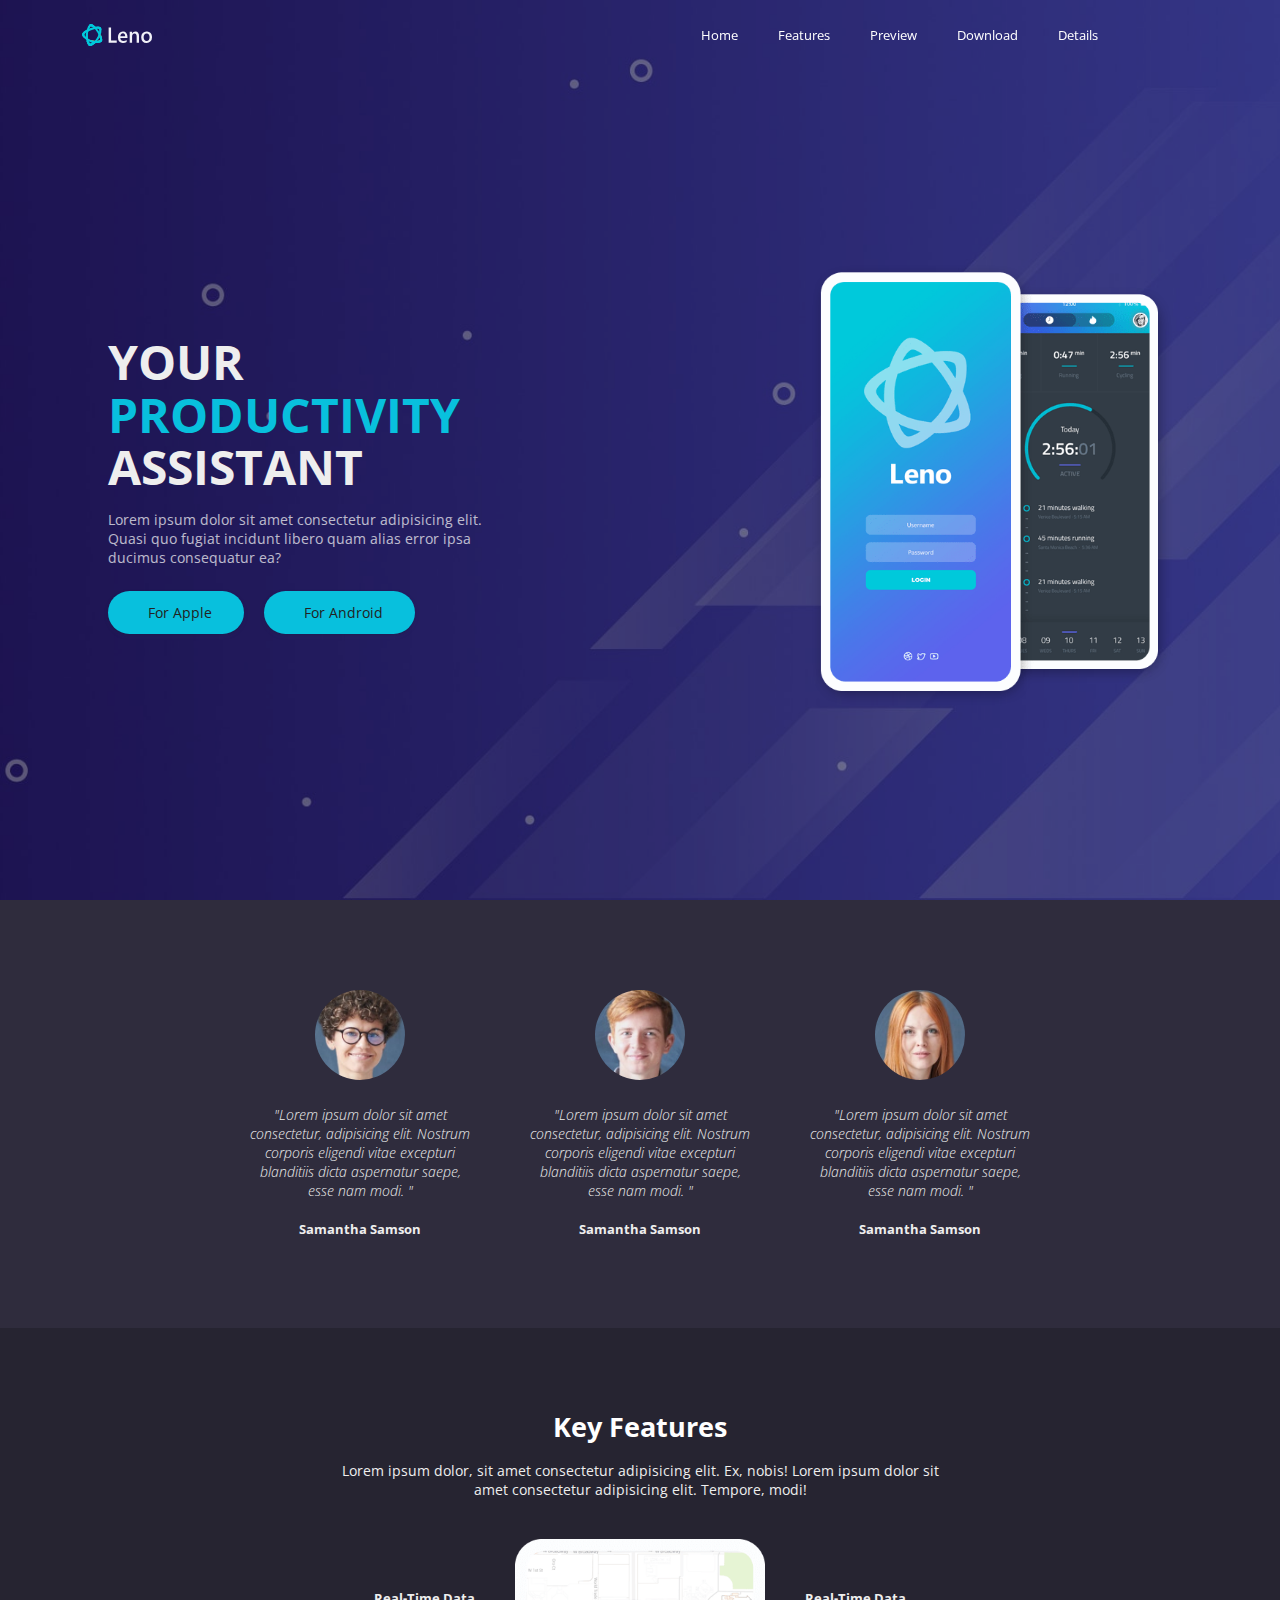
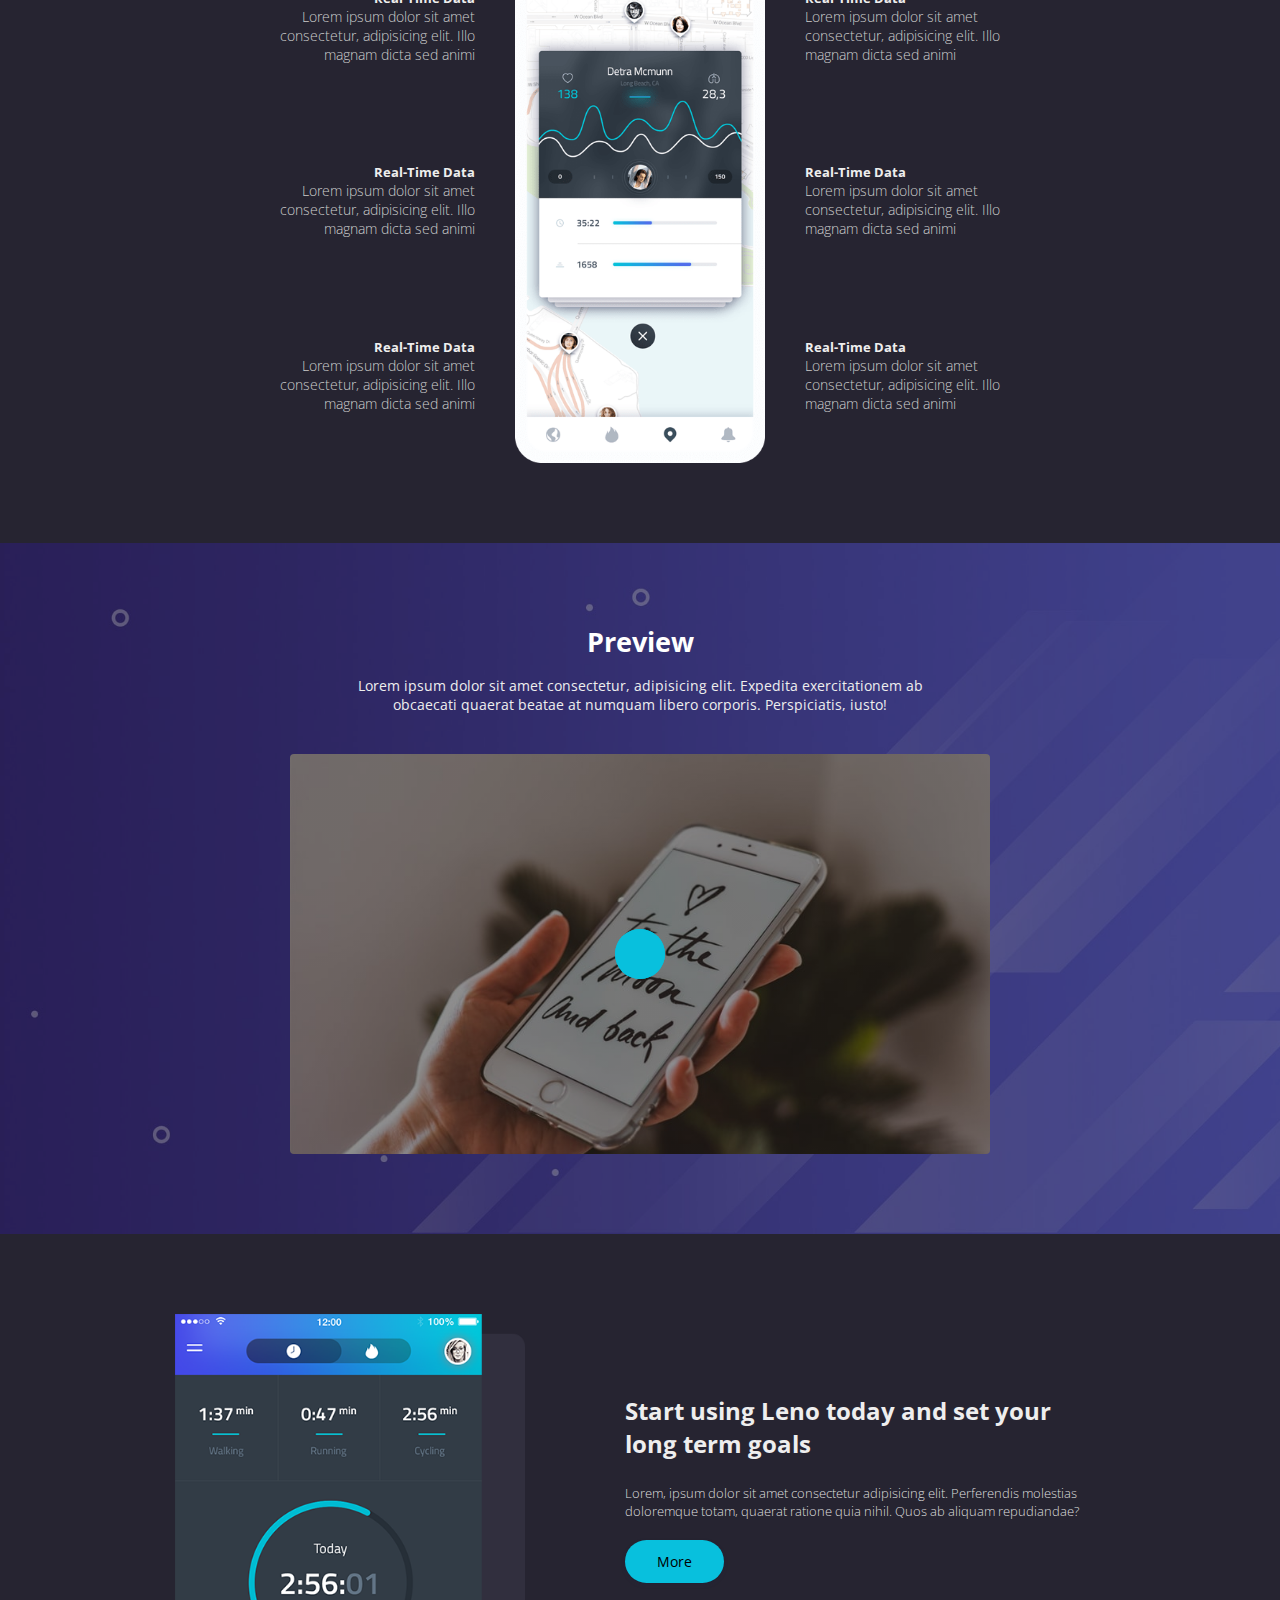
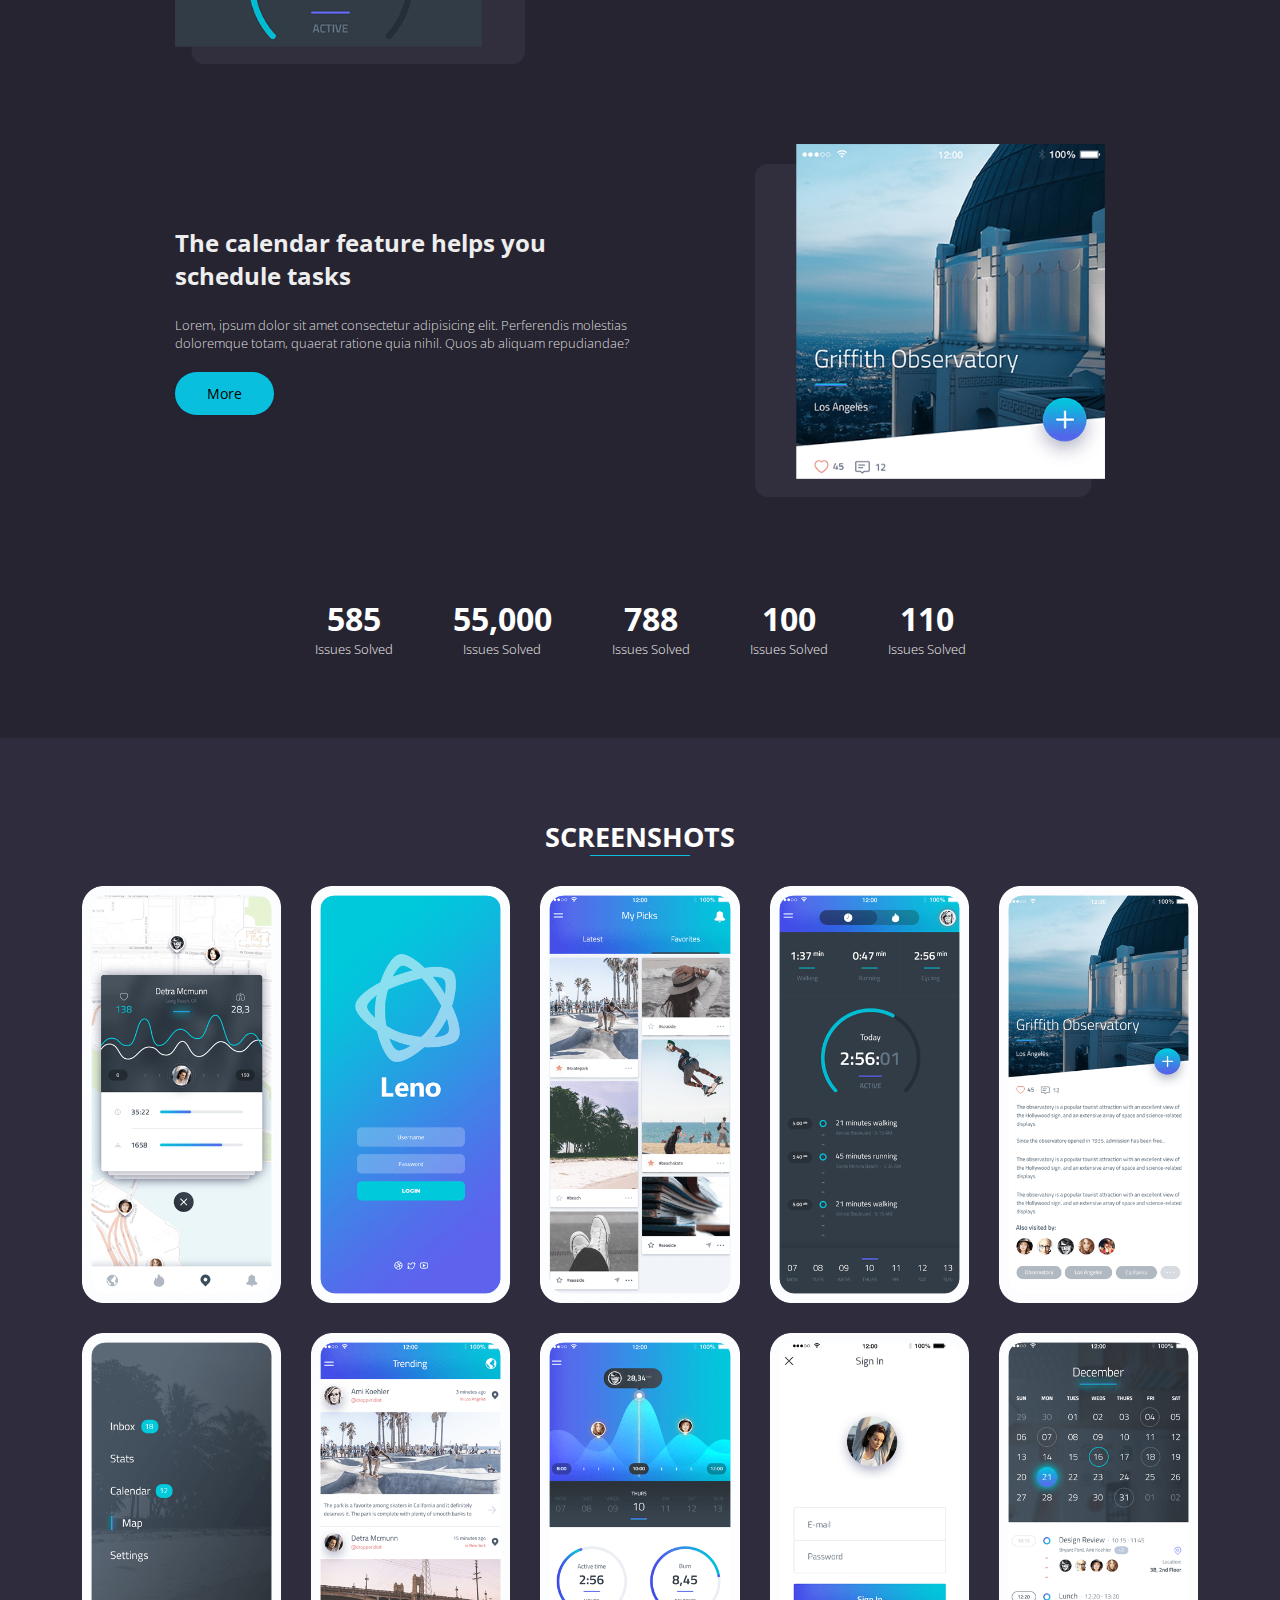
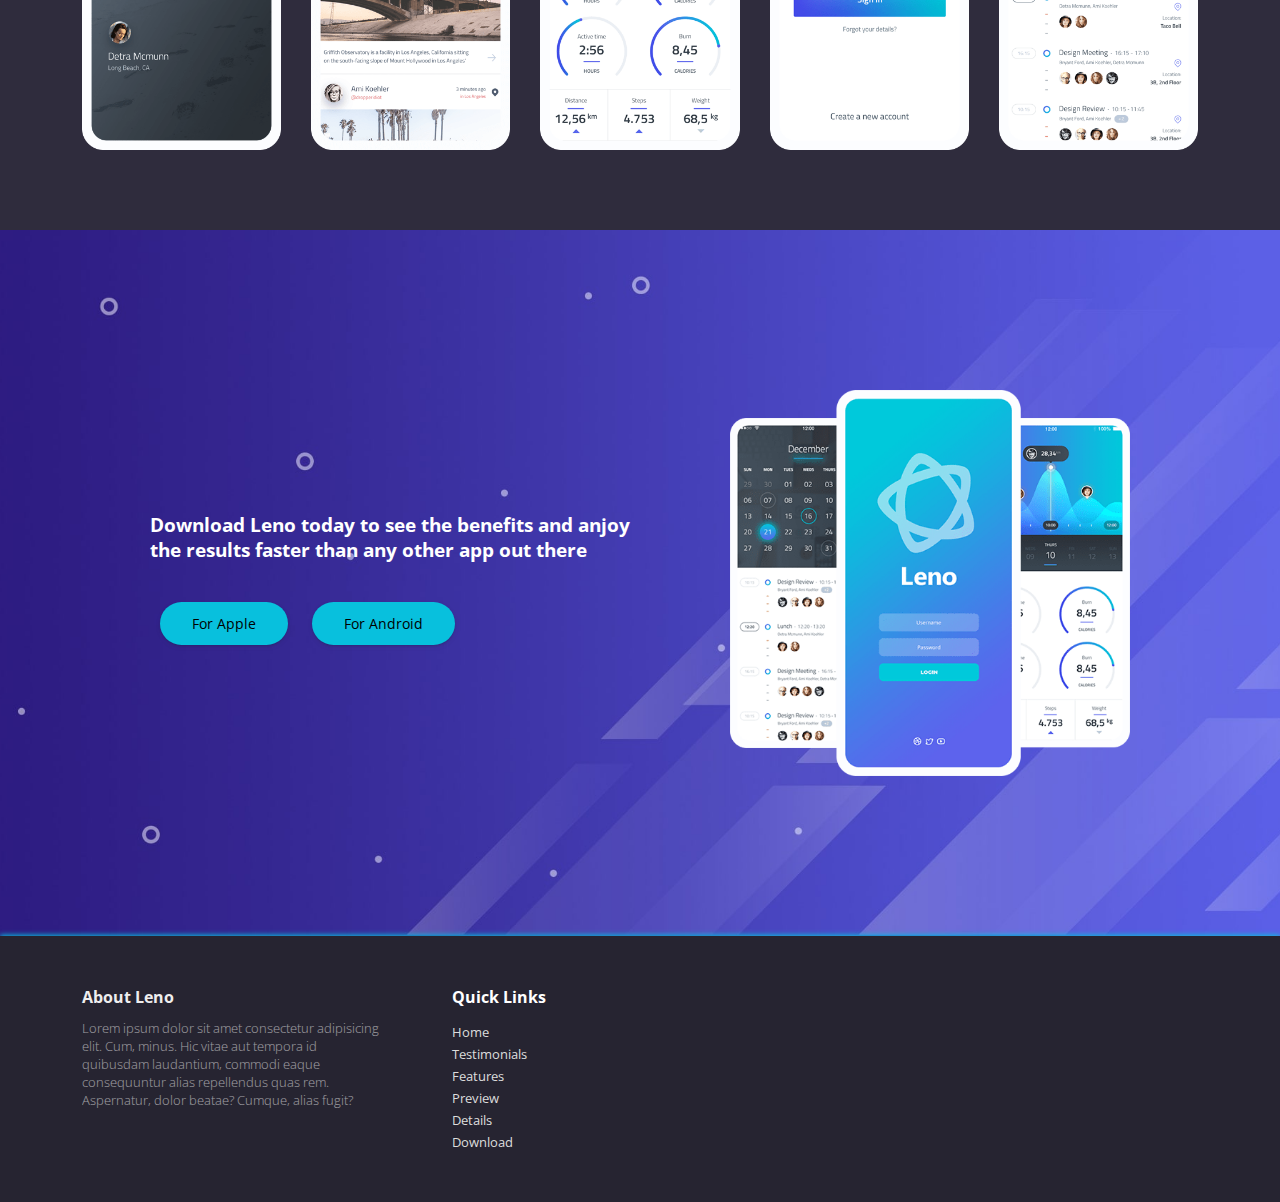
<file: index.html>
<!DOCTYPE html>
<html lang="en">
  <head>
    <meta charset="UTF-8" />
    <meta name="viewport" content="width=device-width, initial-scale=1.0" />
    <link rel="preconnect" href="https://fonts.googleapis.com" />
    <link rel="preconnect" href="https://fonts.gstatic.com" crossorigin />
    <link
      href="https://fonts.googleapis.com/css2?family=Open+Sans:ital,wght@0,300..800;1,300..800&display=swap"
      rel="stylesheet"
    />
    <link
      rel="stylesheet"
      href="https://cdnjs.cloudflare.com/ajax/libs/font-awesome/6.5.2/css/all.min.css"
      integrity="sha512-SnH5WK+bZxgPHs44uWIX+LLJAJ9/2PkPKZ5QiAj6Ta86w+fsb2TkcmfRyVX3pBnMFcV7oQPJkl9QevSCWr3W6A=="
      crossorigin="anonymous"
      referrerpolicy="no-referrer"
    />
    <link rel="stylesheet" href="./css/styles.css" />
    <link rel="stylesheet" href="./css/components.css" />
    <link rel="stylesheet" href="./css/home.css" />
    <link rel="icon" href="./images/favicon.png" />
    <title>Leno App | Health & Productivity</title>
  </head>
  <body id="home">
    <header>
      <div class="top-bar header-independent" id="navbar">
        <div class="container">
          <img src="./images/logo.svg" alt="Logo" class="logo" />
          <nav class="main-nav">
            <ul>
              <li><a href="#home">Home</a></li>
              <li><a href="#takeaways">Features</a></li>
              <li><a href="#preview">Preview</a></li>
              <li><a href="#download">Download</a></li>
              <li><a href="./details.html">Details</a></li>
              <li>
                <a href=""><i class="fab fa-facebook"></i></a>
              </li>
              <li>
                <a href=""><i class="fab fa-twitter"></i></a>
              </li>
            </ul>
          </nav>
          <button id="hamburger"><i class="fa-solid fa-bars"></i></button>
        </div>
      </div>
      <div class="showcase">
        <div class="container">
          <article>
            <h1>your <span>productivity</span> assistant</h1>
            <p class="text-xs">
              Lorem ipsum dolor sit amet consectetur adipisicing elit. Quasi quo
              fugiat incidunt libero quam alias error ipsa ducimus consequatur
              ea?
            </p>
            <div class="buttons">
              <a href="" class="btn bg-primary-accent border-x-rounded"
                ><i class="fa-brands fa-apple"></i> For Apple</a
              >
              <a href="" class="btn bg-primary-accent border-x-rounded"
                ><i class="fa-brands fa-android"></i> For Android</a
              >
            </div>
          </article>
          <img
            src="./images/header-smartphones.png"
            alt="Header Smartphone Preview"
          />
        </div>
      </div>
    </header>
    <main>
      <section id="testimonials" class="sec">
        <div class="container">
          <div class="item">
            <img src="./images/testimonial-1.jpg" alt="" />
            <div>
              <p class="text-xs">
                "Lorem ipsum dolor sit amet consectetur, adipisicing elit.
                Nostrum corporis eligendi vitae excepturi blanditiis dicta
                aspernatur saepe, esse nam modi. "
              </p>
              <h5>Samantha Samson</h5>
            </div>
          </div>
          <div class="item">
            <img src="./images/testimonial-2.jpg" alt="" />
            <div>
              <p class="text-xs">
                "Lorem ipsum dolor sit amet consectetur, adipisicing elit.
                Nostrum corporis eligendi vitae excepturi blanditiis dicta
                aspernatur saepe, esse nam modi. "
              </p>
              <h5>Samantha Samson</h5>
            </div>
          </div>
          <div class="item">
            <img src="./images/testimonial-3.jpg" alt="" />
            <div>
              <p class="text-xs">
                "Lorem ipsum dolor sit amet consectetur, adipisicing elit.
                Nostrum corporis eligendi vitae excepturi blanditiis dicta
                aspernatur saepe, esse nam modi. "
              </p>
              <h5>Samantha Samson</h5>
            </div>
          </div>
        </div>
      </section>
      <section class="sec" id="takeaways">
        <div class="container">
          <h2>Key Features</h2>
          <p class="headerline">
            Lorem ipsum dolor, sit amet consectetur adipisicing elit. Ex, nobis!
            Lorem ipsum dolor sit amet consectetur adipisicing elit. Tempore,
            modi!
          </p>
          <div class="artboard">
            <img src="./images/features-smartphone-1.png" alt="Smart app" />
            <div class="tk">
              <div>
                <h5>Real-Time Data</h5>
                <p>
                  Lorem ipsum dolor sit amet consectetur, adipisicing elit. Illo
                  magnam dicta sed animi
                </p>
              </div>
              <i class="fa-solid fa-rocket"></i>
            </div>
            <div class="tk">
              <div>
                <h5>Real-Time Data</h5>
                <p>
                  Lorem ipsum dolor sit amet consectetur, adipisicing elit. Illo
                  magnam dicta sed animi
                </p>
              </div>
              <i class="fa-solid fa-calendar"></i>
            </div>
            <div class="tk">
              <div>
                <h5>Real-Time Data</h5>
                <p>
                  Lorem ipsum dolor sit amet consectetur, adipisicing elit. Illo
                  magnam dicta sed animi
                </p>
              </div>
              <i class="fa-solid fa-code"></i>
            </div>
            <div class="tk">
              <div>
                <h5>Real-Time Data</h5>
                <p>
                  Lorem ipsum dolor sit amet consectetur, adipisicing elit. Illo
                  magnam dicta sed animi
                </p>
              </div>
              <i class="fa-solid fa-book"></i>
            </div>
            <div class="tk">
              <div>
                <h5>Real-Time Data</h5>
                <p>
                  Lorem ipsum dolor sit amet consectetur, adipisicing elit. Illo
                  magnam dicta sed animi
                </p>
              </div>
              <i class="fa-solid fa-gem"></i>
            </div>
            <div class="tk">
              <div>
                <h5>Real-Time Data</h5>
                <p>
                  Lorem ipsum dolor sit amet consectetur, adipisicing elit. Illo
                  magnam dicta sed animi
                </p>
              </div>
              <i class="fa-solid fa-box"></i>
            </div>
          </div>
        </div>
      </section>
      <section class="sec" id="preview">
        <div class="img"></div>
        <div class="container items">
          <h2>Preview</h2>
          <p class="headerline">
            Lorem ipsum dolor sit amet consectetur, adipisicing elit. Expedita
            exercitationem ab obcaecati quaerat beatae at numquam libero
            corporis. Perspiciatis, iusto!
          </p>

          <div class="video-card">
            <button><i class="fa-solid fa-play"></i></button>
          </div>
        </div>
      </section>
      <section id="details">
        <div class="container">
          <div class="flex-image-article">
            <img src="./images/details-1.png" alt="Details 1" />
            <article>
              <h2>Start using Leno today and set your long term goals</h2>
              <p>
                Lorem, ipsum dolor sit amet consectetur adipisicing elit.
                Perferendis molestias doloremque totam, quaerat ratione quia
                nihil. Quos ab aliquam repudiandae?
              </p>
              <a href="" class="btn bg-primary-accent">More</a>
            </article>
          </div>
          <div class="flex-image-article reversed">
            <img src="./images/details-2.png" alt="Details 2" />
            <article>
              <h2>The calendar feature helps you schedule tasks</h2>
              <p>
                Lorem, ipsum dolor sit amet consectetur adipisicing elit.
                Perferendis molestias doloremque totam, quaerat ratione quia
                nihil. Quos ab aliquam repudiandae?
              </p>
              <a href="" class="btn bg-primary-accent">More</a>
            </article>
          </div>
          <div class="stats">
            <div class="s-item">
              <i class="fa-solid fa-code"></i>
              <h3>585</h3>
              <p>Issues Solved</p>
            </div>
            <div class="s-item">
              <i class="fa-solid fa-users"></i>
              <h3>55,000</h3>
              <p>Issues Solved</p>
            </div>
            <div class="s-item">
              <i class="fa-solid fa-comments"></i>
              <h3>788</h3>
              <p>Issues Solved</p>
            </div>
            <div class="s-item">
              <i class="fa-solid fa-rocket"></i>
              <h3>100</h3>
              <p>Issues Solved</p>
            </div>
            <div class="s-item">
              <i class="fa-solid fa-pen-nib"></i>
              <h3>110</h3>
              <p>Issues Solved</p>
            </div>
          </div>
        </div>
      </section>
      <section class="sec" id="screenshots">
        <div class="container">
          <h2>SCREENSHOTS</h2>
          <div class="bar"></div>
          <div class="shots">
            <img src="./images/screenshot-1.png" alt="" />
            <img src="./images/screenshot-2.png" alt="" />
            <img src="./images/screenshot-3.png" alt="" />
            <img src="./images/screenshot-4.png" alt="" />
            <img src="./images/screenshot-5.png" alt="" />
            <img src="./images/screenshot-6.png" alt="" />
            <img src="./images/screenshot-7.png" alt="" />
            <img src="./images/screenshot-8.png" alt="" />
            <img src="./images/screenshot-9.png" alt="" />
            <img src="./images/screenshot-10.png" alt="" />
          </div>
        </div>
      </section>
      <section class="sec" id="download">
        <div class="container">
          <div class="flex-image-article reversed">
            <img src="./images/download.png" alt="" />
            <article>
              <h3>
                Download Leno today to see the benefits and anjoy the results
                faster than any other app out there
              </h3>
              <div class="buttons">
                <a href="" class="btn bg-primary-accent border-x-rounded"
                  ><i class="fa-brands fa-apple"></i> For Apple</a
                >
                <a href="" class="btn bg-primary-accent border-x-rounded"
                  ><i class="fa-brands fa-android"></i> For Android</a
                >
              </div>
            </article>
          </div>
        </div>
      </section>
    </main>
    <footer>
      <div class="container">
        <div class="about">
          <h3>About Leno</h3>
          <p>
            Lorem ipsum dolor sit amet consectetur adipisicing elit. Cum, minus.
            Hic vitae aut tempora id quibusdam laudantium, commodi eaque
            consequuntur alias repellendus quas rem. Aspernatur, dolor beatae?
            Cumque, alias fugit?
          </p>
        </div>
        <div class="links">
          <h3>Quick Links</h3>
          <ul>
            <li><a href="">Home</a></li>
            <li><a href="">Testimonials</a></li>
            <li><a href="">Features</a></li>
            <li><a href="">Preview</a></li>
            <li><a href="">Details</a></li>
            <li><a href="">Download</a></li>
          </ul>
        </div>
        <ul class="social">
          <li>
            <a href=""><i class="fa-brands fa-facebook"></i></a>
          </li>
          <li>
            <a href=""><i class="fa-brands fa-twitter"></i></a>
          </li>
          <li>
            <a href=""><i class="fa-brands fa-instagram"></i></a>
          </li>
          <li>
            <a href=""><i class="fa-brands fa-linkedin"></i></a>
          </li>
        </ul>
      </div>
    </footer>
    <script src="./js/script.js"></script>
  </body>
</html>
</file>
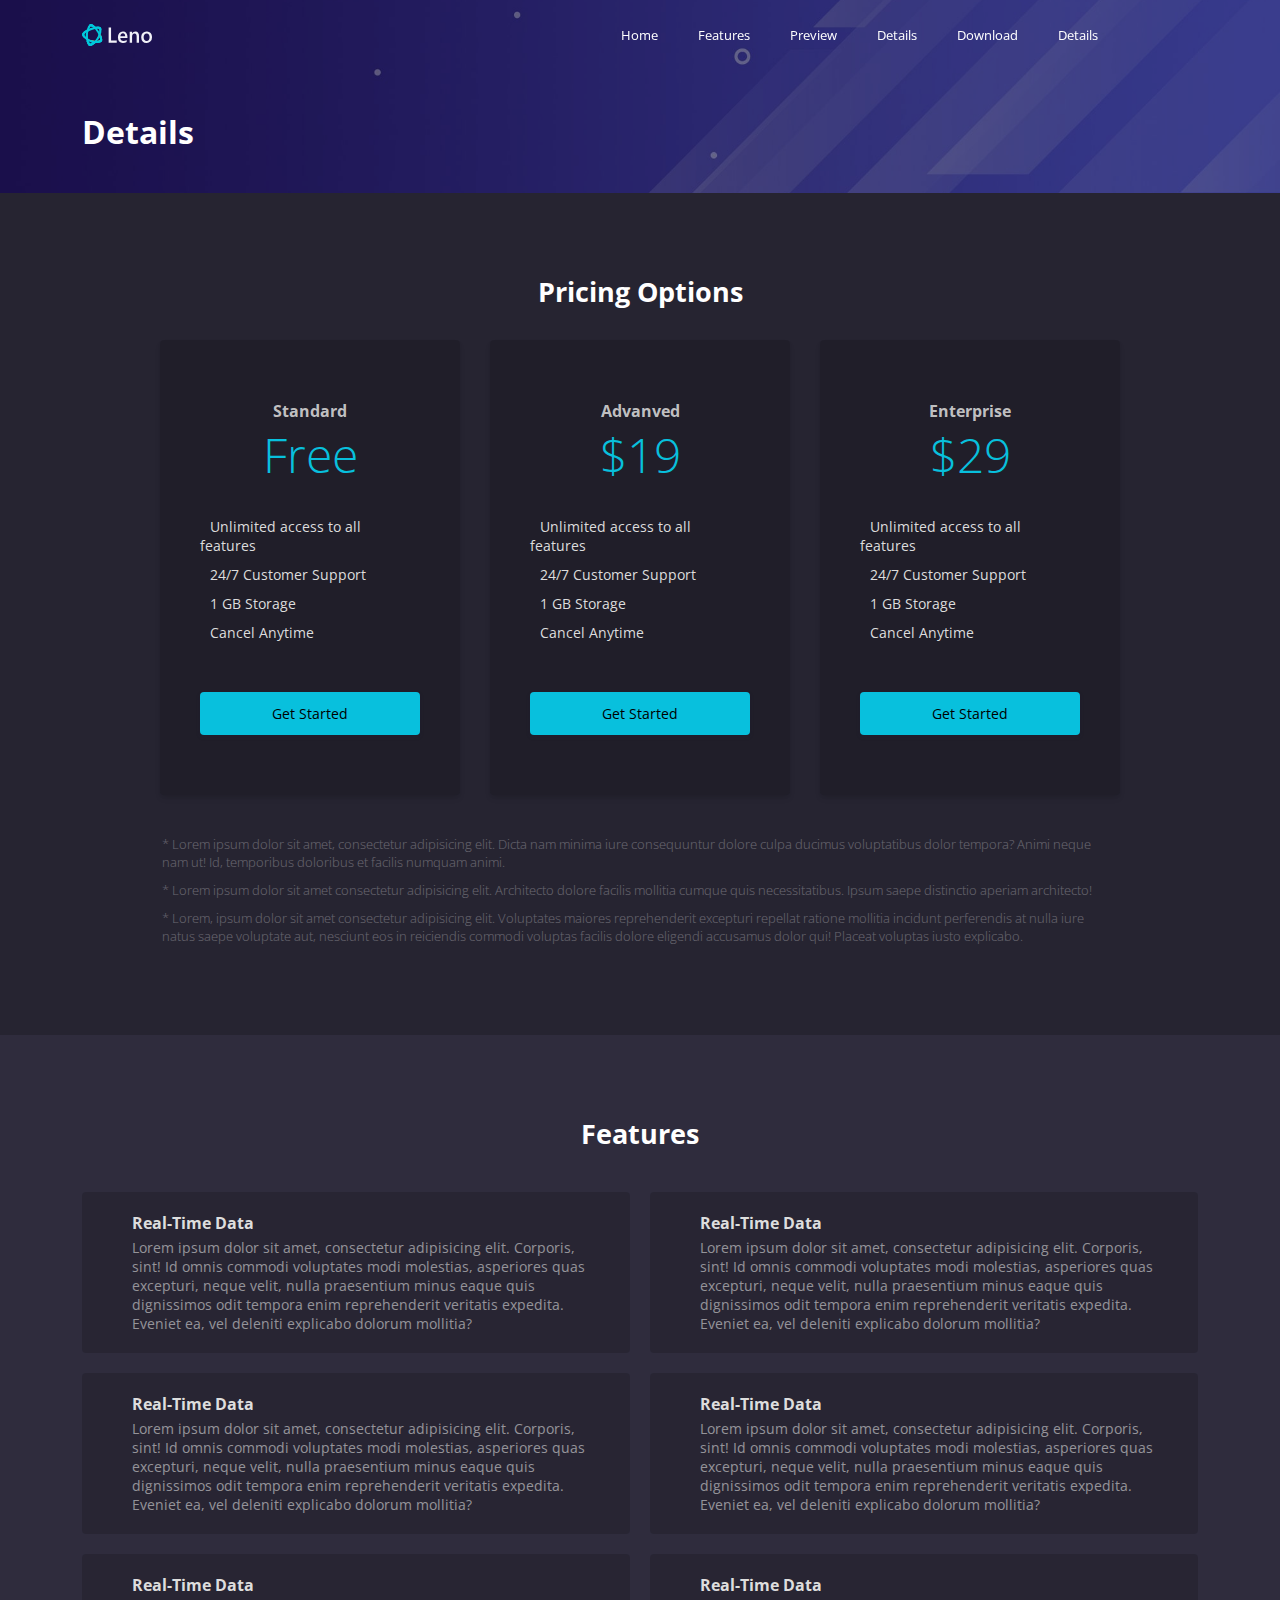
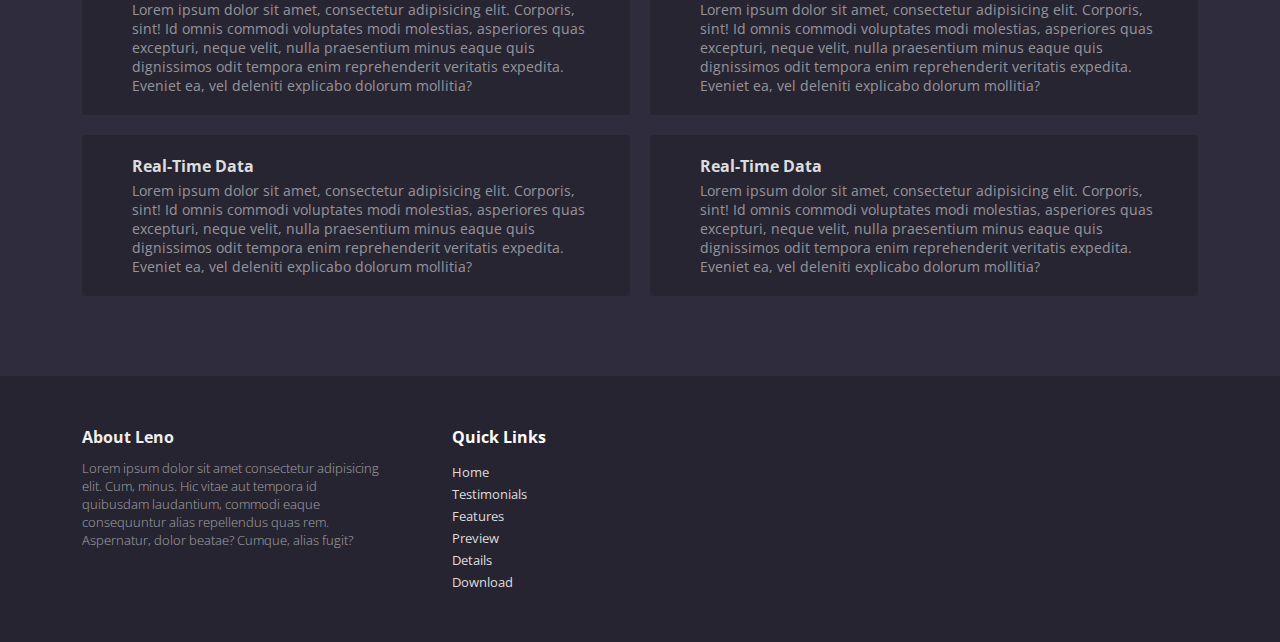
<file: details.html>
<!DOCTYPE html>
<html lang="en">
  <head>
    <meta charset="UTF-8" />
    <meta name="viewport" content="width=device-width, initial-scale=1.0" />
    <link rel="preconnect" href="https://fonts.googleapis.com" />
    <link rel="preconnect" href="https://fonts.gstatic.com" crossorigin />
    <link
      href="https://fonts.googleapis.com/css2?family=Open+Sans:ital,wght@0,300..800;1,300..800&display=swap"
      rel="stylesheet"
    />
    <link
      rel="stylesheet"
      href="https://cdnjs.cloudflare.com/ajax/libs/font-awesome/6.5.2/css/all.min.css"
      integrity="sha512-SnH5WK+bZxgPHs44uWIX+LLJAJ9/2PkPKZ5QiAj6Ta86w+fsb2TkcmfRyVX3pBnMFcV7oQPJkl9QevSCWr3W6A=="
      crossorigin="anonymous"
      referrerpolicy="no-referrer"
    />
    <link rel="stylesheet" href="./css/styles.css" />
    <link rel="stylesheet" href="./css/components.css" />
    <link rel="stylesheet" href="./css/details.css" />

    <link rel="icon" href="./images/favicon.png" />
    <title>Leno App | Health & Productivity</title>
  </head>
  <body>
    <header>
      <div class="top-bar header-independent" id="navbar">
        <div class="container">
          <img src="./images/logo.svg" alt="Logo" class="logo" />
          <nav class="main-nav">
            <ul>
              <li><a href="./index.html#home">Home</a></li>
              <li><a href="./index.html#takeaways">Features</a></li>
              <li><a href="./index.html#preview">Preview</a></li>
              <li><a href="./index.html#details">Details</a></li>
              <li><a href="./index.html#download">Download</a></li>
              <li><a href="./details.html">Details</a></li>
              <li>
                <a href=""><i class="fab fa-facebook"></i></a>
              </li>
              <li>
                <a href=""><i class="fab fa-twitter"></i></a>
              </li>
            </ul>
          </nav>
          <button id="hamburger"><i class="fa-solid fa-bars"></i></button>
        </div>
      </div>
      <div class="headline container">
        <h1>Details</h1>
      </div>
    </header>
    <main>
      <section id="pricing" class="sec">
        <div class="container">
          <h2>Pricing Options</h2>
          <div class="pricing-contain">
            <div class="p-card">
              <h3>Standard</h3>
              <h5>Free</h5>
              <ul>
                <li>
                  <i class="fa-solid fa-check"></i>Unlimited access to all
                  features
                </li>
                <li><i class="fa-solid fa-check"></i>24/7 Customer Support</li>
                <li><i class="fa-solid fa-check"></i>1 GB Storage</li>
                <li><i class="fa-solid fa-check"></i>Cancel Anytime</li>
              </ul>
              <a href="" class="btn bg-primary-accent">Get Started</a>
            </div>
            <div class="p-card">
              <h3>Advanved</h3>
              <h5>$19</h5>
              <ul>
                <li>
                  <i class="fa-solid fa-check"></i>Unlimited access to all
                  features
                </li>
                <li><i class="fa-solid fa-check"></i>24/7 Customer Support</li>
                <li><i class="fa-solid fa-check"></i>1 GB Storage</li>
                <li><i class="fa-solid fa-check"></i>Cancel Anytime</li>
              </ul>
              <a href="" class="btn bg-primary-accent">Get Started</a>
            </div>
            <div class="p-card">
              <h3>Enterprise</h3>
              <h5>$29</h5>
              <ul>
                <li>
                  <i class="fa-solid fa-check"></i>Unlimited access to all
                  features
                </li>
                <li><i class="fa-solid fa-check"></i>24/7 Customer Support</li>
                <li><i class="fa-solid fa-check"></i>1 GB Storage</li>
                <li><i class="fa-solid fa-check"></i>Cancel Anytime</li>
              </ul>
              <a href="" class="btn bg-primary-accent">Get Started</a>
            </div>
          </div>
        </div>
        <div class="terms">
          <div class="container">
            <p>
              * Lorem ipsum dolor sit amet, consectetur adipisicing elit. Dicta
              nam minima iure consequuntur dolore culpa ducimus voluptatibus
              dolor tempora? Animi neque nam ut! Id, temporibus doloribus et
              facilis numquam animi.
            </p>
            <p>
              * Lorem ipsum dolor sit amet consectetur adipisicing elit.
              Architecto dolore facilis mollitia cumque quis necessitatibus.
              Ipsum saepe distinctio aperiam architecto!
            </p>
            <p>
              * Lorem, ipsum dolor sit amet consectetur adipisicing elit.
              Voluptates maiores reprehenderit excepturi repellat ratione
              mollitia incidunt perferendis at nulla iure natus saepe voluptate
              aut, nesciunt eos in reiciendis commodi voluptas facilis dolore
              eligendi accusamus dolor qui! Placeat voluptas iusto explicabo.
            </p>
          </div>
        </div>
      </section>
      <section class="sec" id="features">
        <div class="container">
          <h2>Features</h2>
          <div class="f-contain">
            <div class="f-card">
              <i class="fa-solid fa-rocket"></i>
              <div class="text">
                <h3>Real-Time Data</h3>
                <p>
                  Lorem ipsum dolor sit amet, consectetur adipisicing elit.
                  Corporis, sint! Id omnis commodi voluptates modi molestias,
                  asperiores quas excepturi, neque velit, nulla praesentium
                  minus eaque quis dignissimos odit tempora enim reprehenderit
                  veritatis expedita. Eveniet ea, vel deleniti explicabo dolorum
                  mollitia?
                </p>
              </div>
            </div>
            <div class="f-card">
              <i class="fa-solid fa-lock"></i>
              <div class="text">
                <h3>Real-Time Data</h3>
                <p>
                  Lorem ipsum dolor sit amet, consectetur adipisicing elit.
                  Corporis, sint! Id omnis commodi voluptates modi molestias,
                  asperiores quas excepturi, neque velit, nulla praesentium
                  minus eaque quis dignissimos odit tempora enim reprehenderit
                  veritatis expedita. Eveniet ea, vel deleniti explicabo dolorum
                  mollitia?
                </p>
              </div>
            </div>
            <div class="f-card">
              <i class="fa-solid fa-cloud"></i>
              <div class="text">
                <h3>Real-Time Data</h3>
                <p>
                  Lorem ipsum dolor sit amet, consectetur adipisicing elit.
                  Corporis, sint! Id omnis commodi voluptates modi molestias,
                  asperiores quas excepturi, neque velit, nulla praesentium
                  minus eaque quis dignissimos odit tempora enim reprehenderit
                  veritatis expedita. Eveniet ea, vel deleniti explicabo dolorum
                  mollitia?
                </p>
              </div>
            </div>
            <div class="f-card">
              <i class="fa-solid fa-heart"></i>
              <div class="text">
                <h3>Real-Time Data</h3>
                <p>
                  Lorem ipsum dolor sit amet, consectetur adipisicing elit.
                  Corporis, sint! Id omnis commodi voluptates modi molestias,
                  asperiores quas excepturi, neque velit, nulla praesentium
                  minus eaque quis dignissimos odit tempora enim reprehenderit
                  veritatis expedita. Eveniet ea, vel deleniti explicabo dolorum
                  mollitia?
                </p>
              </div>
            </div>
            <div class="f-card">
              <i class="fa-solid fa-book"></i>
              <div class="text">
                <h3>Real-Time Data</h3>
                <p>
                  Lorem ipsum dolor sit amet, consectetur adipisicing elit.
                  Corporis, sint! Id omnis commodi voluptates modi molestias,
                  asperiores quas excepturi, neque velit, nulla praesentium
                  minus eaque quis dignissimos odit tempora enim reprehenderit
                  veritatis expedita. Eveniet ea, vel deleniti explicabo dolorum
                  mollitia?
                </p>
              </div>
            </div>
            <div class="f-card">
              <i class="fa-solid fa-pen-nib"></i>
              <div class="text">
                <h3>Real-Time Data</h3>
                <p>
                  Lorem ipsum dolor sit amet, consectetur adipisicing elit.
                  Corporis, sint! Id omnis commodi voluptates modi molestias,
                  asperiores quas excepturi, neque velit, nulla praesentium
                  minus eaque quis dignissimos odit tempora enim reprehenderit
                  veritatis expedita. Eveniet ea, vel deleniti explicabo dolorum
                  mollitia?
                </p>
              </div>
            </div>
            <div class="f-card">
              <i class="fa-solid fa-play"></i>
              <div class="text">
                <h3>Real-Time Data</h3>
                <p>
                  Lorem ipsum dolor sit amet, consectetur adipisicing elit.
                  Corporis, sint! Id omnis commodi voluptates modi molestias,
                  asperiores quas excepturi, neque velit, nulla praesentium
                  minus eaque quis dignissimos odit tempora enim reprehenderit
                  veritatis expedita. Eveniet ea, vel deleniti explicabo dolorum
                  mollitia?
                </p>
              </div>
            </div>
            <div class="f-card">
              <i class="fa-solid fa-code"></i>
              <div class="text">
                <h3>Real-Time Data</h3>
                <p>
                  Lorem ipsum dolor sit amet, consectetur adipisicing elit.
                  Corporis, sint! Id omnis commodi voluptates modi molestias,
                  asperiores quas excepturi, neque velit, nulla praesentium
                  minus eaque quis dignissimos odit tempora enim reprehenderit
                  veritatis expedita. Eveniet ea, vel deleniti explicabo dolorum
                  mollitia?
                </p>
              </div>
            </div>
          </div>
        </div>
      </section>
    </main>
    <footer>
      <div class="container">
        <div class="about">
          <h3>About Leno</h3>
          <p>
            Lorem ipsum dolor sit amet consectetur adipisicing elit. Cum, minus.
            Hic vitae aut tempora id quibusdam laudantium, commodi eaque
            consequuntur alias repellendus quas rem. Aspernatur, dolor beatae?
            Cumque, alias fugit?
          </p>
        </div>
        <div class="links">
          <h3>Quick Links</h3>
          <ul>
            <li><a href="">Home</a></li>
            <li><a href="">Testimonials</a></li>
            <li><a href="">Features</a></li>
            <li><a href="">Preview</a></li>
            <li><a href="">Details</a></li>
            <li><a href="">Download</a></li>
          </ul>
        </div>
        <ul class="social">
          <li>
            <a href=""><i class="fa-brands fa-facebook"></i></a>
          </li>
          <li>
            <a href=""><i class="fa-brands fa-twitter"></i></a>
          </li>
          <li>
            <a href=""><i class="fa-brands fa-instagram"></i></a>
          </li>
          <li>
            <a href=""><i class="fa-brands fa-linkedin"></i></a>
          </li>
        </ul>
      </div>
    </footer>
    <script src="./js/script.js"></script>
  </body>
</html>
</file>
<file: css/styles.css>
*,
*:before,
*:after {
  margin: 0;
  padding: 0;
  box-sizing: border-box;
}

:root {
  /* colors */
  --primary-accent: #08c0dd;
  --primary-dark: #262431;
  --secondary-dark: #2f2c3d;
  /* container  */
  --container-width: 1160px;
  --container-padding: 22px;
  /* navbar height */
  --navbar-height: 70px;
  /* section */
  --section-padding-y: 80px;
  /* for flex image article */
  --flex-image-width: 350px;
  --flex-image-gap: 100px;
}

html,
body {
  font-family: "Open Sans", sans-serif;
  scroll-behavior: smooth;
}

a {
  color: #000;
  text-decoration: none;
  transition: color 160ms ease, background-color 160ms ease;
}

ul {
  list-style: none;
}

img {
  max-width: 100%;
}

/* ------------------- utility classes -------------------- */

.container {
  max-width: var(--container-width);
  margin-left: auto;
  margin-right: auto;
  padding-left: var(--container-padding);
  padding-right: var(--container-padding);
}

.bar {
  width: 100px;
  height: 1px;
  background-color: var(--primary-accent);
  margin-left: auto;
  margin-right: auto;
}

.btn {
  display: inline-block;
  padding: 12px 32px;
  border: none;
  border-radius: 4px;
  font-size: 0.9rem;
  box-shadow: rgba(50, 50, 93, 0.25) 0px 2px 5px -1px,
    rgba(0, 0, 0, 0.3) 0px 1px 3px -1px;
  transition: background-color 160ms ease, color 160ms ease,
    box-shadow 160ms ease;
}
.btn:hover {
  filter: brightness(120%);
  cursor: pointer;
}

.btn.bg-primary-accent:hover {
  background-color: #222;
  color: var(--primary-accent);
  box-shadow: 0px 0px 3px 0px var(--primary-accent);
}

/* Backgrounds */
.bg-primary-accent {
  background-color: var(--primary-accent);
}

.bg-primary-dark {
  background-color: var(--primary-dark);
}

.bg-secondary-dark {
  background-color: var(--secondary-dark);
}

/* padding */
.px-container {
  padding-left: var(--container-padding);
  padding-right: var(--container-padding);
}

/* font sizes */
.text-sm {
  font-size: 0.9rem;
}
.text-xs {
  font-size: 0.85rem;
}
.text-xxs {
  font-size: 0.8rem;
}

/* border radius */
.border-x-rounded {
  border-radius: 60px;
}

/* Flex Image Article */
.flex-image-article {
  display: flex;
  align-items: center;
  justify-content: center;
  gap: var(--flex-image-gap);
}
.flex-image-article img {
  max-width: var(--flex-image-width);
}
.flex-image-article article {
  flex: 1;
  max-width: 480px;
}
.flex-image-article h2 {
  text-align: left;
  margin-bottom: 24px;
}
.flex-image-article article > p {
  font-size: small;
  margin-bottom: 20px;
}
.flex-image-article.reversed {
  flex-direction: row-reverse;
}

section.sec {
  padding: var(--section-padding-y) 0px;
}
section.sec h2 {
  font-size: 1.7rem;
  text-align: center;
  color: #fff;
}
section.sec p.headerline {
  font-size: 0.85rem;
  text-align: center;
  max-width: 600px;
  margin: 16px auto;
  color: #eee;
}

/* responsive designs for elements */

@media (max-width: 770px) {
  .flex-image-article {
    --flex-image-width: 240px;
    --flex-image-gap: 50px;
  }
}

@media (max-width: 640px) {
  .flex-image-article,
  .flex-image-article.reversed {
    flex-direction: column;
    text-align: center;
  }
  .flex-image-article h2 {
    text-align: center;
  }
}

@media (max-width: 450px) {
  .flex-image-article {
    --flex-image-width: 180px;
    --flex-image-gap: 30px;
  }
  .flex-image-article h2 {
    font-size: 1rem;
  }
}
</file>
<file: css/components.css>
/* This stylesheet if for navbar and footer */

/* ---------------- Navbar -------------------- */
/* Navbar */
.top-bar {
  padding-top: 12px;
  padding-bottom: 12px;
  width: 100%;
  transition: background-color 300ms ease;
}
/* When the top navbar shoud be independent of the header and be fixed to the top of the screen */
.top-bar.header-independent {
  height: var(--navbar-height);
  z-index: 100;
  position: fixed;
  top: 0px;
}
.scrolling {
  background-color: #0008;
  box-shadow: 0px 0px 5px 0px rgba(0, 0, 0, 0.1);
  backdrop-filter: blur(4px);
}
.top-bar .container {
  display: flex;
  justify-content: space-between;
  align-items: center;
  gap: 20px;
  height: 100%;
}
.top-bar .logo {
  max-width: 70px;
}
.top-bar nav ul {
  display: flex;
}
.top-bar nav ul a {
  color: #fff;
  display: block;
  padding: 10px 20px;
  border-radius: 3px;
  font-size: 0.8rem;
  transition: background-color 160ms ease, color 160ms ease;

  &:hover {
    background-color: rgba(0, 0, 0, 0.2);
    color: var(--primary-accent);
  }

  i {
    font-size: 1.1rem;
  }
}
.top-bar nav ul a:has(i):hover {
  color: var(--primary-accent);
  background-color: transparent;
}
#hamburger {
  display: none;
  background: transparent;
  border: none;
  font-size: 1.4rem;
  color: #fff;
  cursor: pointer;
}

/* ------------- footer --------------- */
footer {
  background-color: var(--primary-dark);
  padding: 50px 0px;
  box-shadow: 0px -1px 5px 0px var(--primary-accent);
}
footer .container {
  display: flex;
  gap: 70px;
}
footer .about {
  max-width: 300px;
  color: #eee;
}
footer h3 {
  font-size: 1rem;
  margin-bottom: 12px;
}
footer .about p {
  font-size: 0.8rem;
  opacity: 0.6;
  font-weight: 300;
  line-height: 1.4;
}
footer .links {
  color: #fff;
}
footer .links a {
  color: #ddd;
  font-size: 0.8rem;
}
footer .links a:hover,
footer .social a:hover {
  color: var(--primary-accent);
}
footer .social {
  margin-left: auto;
  align-self: center;
  display: flex;
  gap: 20px;
}
footer .social a {
  color: #aaa;
  font-size: 2rem;
}
/* ----------------- Media Queries ------------------------------ */

@media (max-width: 768px) {
  /* >>>>>>>>> Adjusting the navbar */
  body.no-scroll-y {
    overflow-y: hidden;
  }
  #hamburger {
    display: block;
  }

  .top-bar nav {
    position: fixed;
    top: var(--navbar-height);
    left: 0px;
    z-index: 100;
    transform: translateX(100%);
    padding: 50px 24px;
    width: 100vw;
    height: calc(100vh - var(--navbar-height));
    background-color: #222;
    transition: transform 300ms ease;
  }
  .top-bar nav ul {
    flex-direction: column;
    align-items: stretch;
    text-align: center;
  }
  .top-bar nav ul a {
    width: 100%;
  }

  #navbar.nav-active,
  #navbar.nav-active.scrolling {
    background-color: var(--secondary-dark);
  }
  #navbar.nav-active .main-nav {
    transform: translateX(0%);
  }

  /* footer */
  footer .container {
    flex-direction: column;
  }
  footer .about {
    max-width: 600px;
  }
}

@media (max-width: 450px) {
  footer .container {
    align-items: center;
    text-align: center;
  }
  footer .social {
    margin-left: 0px;
  }
}
</file>
<file: css/home.css>
/* This includes styles for home index page */
header {
  background: url("../images/header-background.jpg") no-repeat center/cover;
}

.showcase {
  --container-padding: 48px;
  position: relative;
}
.showcase::before {
  content: "";
  display: block;
  position: absolute;
  width: 100%;
  height: 100%;
  background-color: rgba(0, 0, 0, 0.4);
}
.showcase .container {
  min-height: 100vh;
  padding-top: var(--navbar-height);
  position: relative;
  display: grid;
  grid-template-columns: repeat(2, 1fr);
  align-items: center;
  gap: 30px;
}
.showcase article {
  max-width: 400px;
}
.showcase article h1 {
  font-size: 3rem;
  text-transform: uppercase;
  color: #eee;
  line-height: 1.1;
}
.showcase article h1 span {
  color: var(--primary-accent);
}
.showcase article p {
  color: #fff;
  opacity: 0.7;
  margin: 16px 0px 24px;
}
.showcase article .btn {
  margin-right: 16px;
  color: #222;
}
.showcase article .btn i {
  margin-right: 8px;
}
.showcase img {
  max-width: 360px;
  justify-self: end;
}

#testimonials {
  background-color: var(--secondary-dark);
}
#testimonials .container {
  display: flex;
  justify-content: center;
  gap: 40px;
}
#testimonials .container .item {
  max-width: 240px;
  padding: 10px;
  text-align: center;
  color: #eee;
}
#testimonials .container .item img {
  width: 90px;
  border-radius: 100px;
}
#testimonials .container .item p {
  margin: 20px 0px;
  font-weight: 300;
  font-style: italic;
}

#takeaways {
  background-color: var(--primary-dark);
}
#takeaways .artboard {
  display: grid;
  grid-template-columns: 1fr 250px 1fr;
  grid-template-rows: repeat(3, 1fr);
  column-gap: 20px;
  margin-top: 40px;
}
#takeaways .artboard .tk {
  display: flex;
  align-items: center;
  gap: 20px;
  max-width: 250px;
  justify-self: end;
}
#takeaways .artboard .tk h5 {
  text-align: right;
  color: #eee;
}
#takeaways .artboard .tk p {
  font-size: 0.85rem;
  text-align: right;
  color: #ccc;
  font-weight: 300;
  line-height: 1.4;
}
#takeaways .artboard .tk i {
  font-size: 2.2rem;
  color: var(--primary-accent);
}

/* ones on the right side */
#takeaways .artboard .tk:nth-child(odd) {
  flex-direction: row-reverse;
  justify-self: start;
}
#takeaways .artboard .tk:nth-child(odd) p,
#takeaways .artboard .tk:nth-child(odd) h5 {
  text-align: left;
}

/* the image */
#takeaways .artboard img {
  grid-row: 1 / -1;
  grid-column: 2 / span 1;
  justify-self: center;
  width: 100%;
}

/* Preview section */
#preview {
  position: relative;
  background-color: var(--primary-dark);
}
#preview .img {
  position: absolute;
  width: 100%;
  height: 100%;
  top: 0px;
  left: 0px;
  background: url("../images/video-background.jpg") no-repeat center/cover;
  opacity: 0.5;
}
#preview .items {
  position: relative;
}

#preview .video-card {
  max-width: 700px;
  height: 400px;
  border-radius: 4px;
  background: linear-gradient(to bottom, #0006, #0006),
    url("../images/video-frame.jpg") no-repeat center/cover;
  margin: 40px auto 0px;
  display: flex;
  align-items: center;
  justify-content: center;
  cursor: pointer;
}
#preview .video-card button {
  display: flex;
  align-items: center;
  justify-content: center;
  width: 50px;
  height: 50px;
  border-radius: 50px;
  background-color: var(--primary-accent);
  border: none;
  cursor: pointer;
  position: relative;
}
#preview .video-card button i {
  position: relative;
}
#preview .video-card button::before {
  content: "";
  display: block;
  position: absolute;
  width: 100%;
  height: 100%;
  background-color: var(--primary-accent);
  top: 0px;
  left: 0px;
  border-radius: 100%;
  animation: grow 2s ease infinite;
}
#preview .video-card button:hover {
  color: #fff;
}

#details {
  background-color: var(--primary-dark);
  padding: var(--section-padding-y) 0px;
}
#details h2 {
  color: #eee;
}
#details p {
  color: #ddd;
  font-weight: 300;
}
#details .btn {
  border-radius: 100px;
}
#details .flex-image-article {
  margin-bottom: var(--section-padding-y);
}

#details .stats {
  display: flex;
  flex-wrap: wrap;
  justify-content: center;
  align-items: center;
  gap: 60px;
  margin-top: var(--section-padding-y);
}
#details .stats .s-item {
  text-align: center;
  max-width: 200px;
}
#details .stats .s-item i {
  font-size: 2rem;
  color: var(--primary-accent);
}
#details .stats .s-item h3 {
  font-size: 2rem;
  color: #fff;
  margin-top: 20px;
}
#details .stats .s-item p {
  font-size: 0.8rem;
  color: #eee;
}

#screenshots {
  background-color: var(--secondary-dark);
}
#screenshots .shots {
  display: grid;
  grid-template-columns: repeat(5, 1fr);
  gap: 30px;
  margin-top: 30px;
  justify-content: center;
}

#download {
  --flex-image-width: 400px;
  background: url("../images/download-background.jpg") no-repeat center/cover;
  padding: calc(2 * var(--section-padding-y)) 0px;
}
#download h3 {
  color: #fff;
  margin-bottom: 30px;
}
#download .btn {
  margin: 10px 10px;
}

/* --------------- Responsive ------------------------- */

@media (max-width: 1000px) {
  .showcase .container {
    grid-template-columns: 1fr;
    align-items: initial;
    align-content: center;
    justify-items: center;
  }
  .showcase article {
    max-width: 700px;
    text-align: center;
  }
  .showcase article h1 {
    font-size: 2.4rem;
  }
  .showcase article p {
    max-width: 500px;
    margin-left: auto;
    margin-right: auto;
  }
  .showcase img {
    justify-self: auto;
    max-width: 280px;
  }
}
/* ------------------------------------------------------------------------ */
@media (max-width: 768px) {
  .showcase {
    --container-padding: 22px;
  }
  .showcase article {
    max-width: none;
  }

  #testimonials .container {
    flex-direction: column;
    align-items: center;
    gap: 0px;
  }
  #testimonials .container .item {
    display: flex;
    align-items: center;
    gap: 24px;
    max-width: none;
    text-align: left;
    padding: 20px 0px;
    border-bottom: 1px solid rgba(255, 255, 255, 0.05);
  }
  #testimonials .container .item:last-child {
    border-bottom: none;
  }
  #testimonials .container .item p {
    margin-top: 0px;
    margin-bottom: 8px;
  }

  #takeaways .artboard {
    grid-template-columns: 1fr 1fr;
    grid-template-rows: 1fr;
    grid-auto-rows: auto;
    column-gap: 50px;
    row-gap: 30px;
  }
  #takeaways .artboard img {
    grid-row: 1 / span 1;
    grid-column: 1 / -1;
    max-width: 180px;
  }

  #screenshots .shots {
    grid-template-columns: repeat(4, 1fr);
  }
}
/* -------------------------------------------------------------------- */
@media (max-width: 640px) {
  #takeaways .artboard {
    grid-template-columns: 1fr;
  }
  #takeaways .artboard .tk {
    max-width: 400px;
  }
  #takeaways .artboard .tk:nth-child(odd),
  #takeaways .artboard .tk:nth-child(even) {
    flex-direction: column-reverse;
    align-items: center;
    justify-self: center;
    gap: 10px;
  }
  #takeaways .artboard .tk h5 {
    text-align: center !important;
    margin-bottom: 10px;
  }
  #takeaways .artboard .tk p {
    text-align: center !important;
  }

  #screenshots .shots {
    grid-template-columns: repeat(3, auto);
    gap: 20px;
  }
}
/* ------------------------------------------------- */
@media (max-width: 450px) {
  .showcase article h1 {
    font-size: 1.8rem;
  }
  .showcase a.btn {
    display: block;
    max-width: 300px;
    margin: 10px auto;
  }
  .showcase img {
    max-width: 200px;
  }

  #testimonials .container .item {
    flex-direction: column;
    text-align: center;
  }
  #testimonials .container .item img {
    max-width: 70px;
  }

  #preview .video-card {
    height: 300px;
  }

  #screenshots .shots {
    grid-template-columns: repeat(2, 1fr);
    padding-left: 20px;
    padding-right: 20px;
  }
}

/* --------------- animations ------------------- */
@keyframes grow {
  0% {
    transform: scale(1);
    opacity: 1;
  }
  100% {
    transform: scale(1.5);
    opacity: 0;
  }
}
</file>
<file: css/details.css>
/* This stylesheet is only for details.html page */

header {
  background: url("../images/download-background.jpg") no-repeat center/cover;
  padding-top: var(--navbar-height);
  position: relative;
}
header::before {
  content: "";
  display: block;
  position: absolute;
  top: 0px;
  left: 0px;
  width: 100%;
  height: 100%;
  background-color: rgba(0, 0, 0, 0.4);
}
header .headline {
  padding-top: 40px;
  padding-bottom: 40px;
  color: #fff;
  position: relative;
}

#pricing {
  background-color: var(--primary-dark);
}
#pricing .pricing-contain {
  display: flex;
  align-items: center;
  justify-content: center;
  gap: 30px;
  margin-top: 30px;
}
#pricing .p-card {
  max-width: 300px;
  background-color: rgba(0, 0, 0, 0.15);
  padding: 60px 40px;
  border-radius: 4px;
  text-align: center;
  box-shadow: rgba(0, 0, 0, 0.1) 0px 4px 6px -1px,
    rgba(0, 0, 0, 0.06) 0px 2px 4px -1px;
}
#pricing .p-card h3 {
  font-size: 1rem;
  color: #dddd;
}
#pricing .p-card h5 {
  font-size: 3rem;
  color: var(--primary-accent);
  margin-bottom: 30px;
  font-weight: 300;
}
#pricing .p-card i {
  color: var(--primary-accent);
  margin-right: 10px;
}
#pricing .p-card ul {
  color: #ddd;
  font-size: 0.85rem;
  margin-bottom: 50px;
}
#pricing .p-card ul li {
  margin: 10px 0px;
  width: 100%;
  text-align: left;
}
#pricing .p-card .btn {
  display: block;
  width: 100%;
}
#pricing .p-card .btn:hover {
  background-color: transparent;
}

#pricing .terms {
  --container-width: 1000px;
  font-size: 0.8rem;
  margin-top: 40px;
}
#pricing .terms p {
  color: #fff;
  opacity: 0.3;
  font-weight: 300;
  margin: 10px 0px;
}

#features {
  background-color: var(--secondary-dark);
}
#features .f-contain {
  display: grid;
  grid-template-columns: repeat(2, 1fr);
  gap: 20px;
  margin-top: 40px;
}
#features .f-contain .f-card {
  display: flex;
  gap: 20px;
  align-items: center;
  color: #ddd;
  background-color: rgba(0, 0, 0, 0.15);
  padding: 20px 30px;
  border-radius: 4px;
}
#features .f-contain .f-card .text {
  flex: 1;
}
#features .f-contain .f-card i {
  font-size: 2.5rem;
  color: var(--primary-accent);
  opacity: 0.8;
}
#features .f-contain .f-card h3 {
  font-size: 1rem;
  margin-bottom: 4px;
}
#features .f-contain .f-card p {
  font-size: 0.85rem;
  opacity: 0.6;
}

footer {
  box-shadow: none;
}

/* ---------------------- media queries --------------------- */
@media (max-width: 1100px) {
  #pricing .pricing-contain .p-card {
    padding: 40px 20px;
  }
}

@media (max-width: 770px) {
  #pricing .pricing-contain {
    flex-direction: column;
    align-items: stretch;
  }
  #pricing .pricing-contain .p-card {
    max-width: none;
  }
  #pricing .pricing-contain .p-card li {
    text-align: center;
  }
  #pricing .pricing-contain .p-card i {
    display: none;
  }

  #features .f-contain {
    grid-template-columns: 1fr;
  }
}

@media (max-width: 450px) {
  #pricing .pricing-contain .p-card {
    padding: 40px 30px;
  }
  #pricing .pricing-contain .p-card li {
    text-align: left;
  }
  #pricing .pricing-contain .p-card i {
    display: inline;
  }

  #features .f-contain .f-card {
    flex-direction: column;
    text-align: center;
  }
}
</file>
